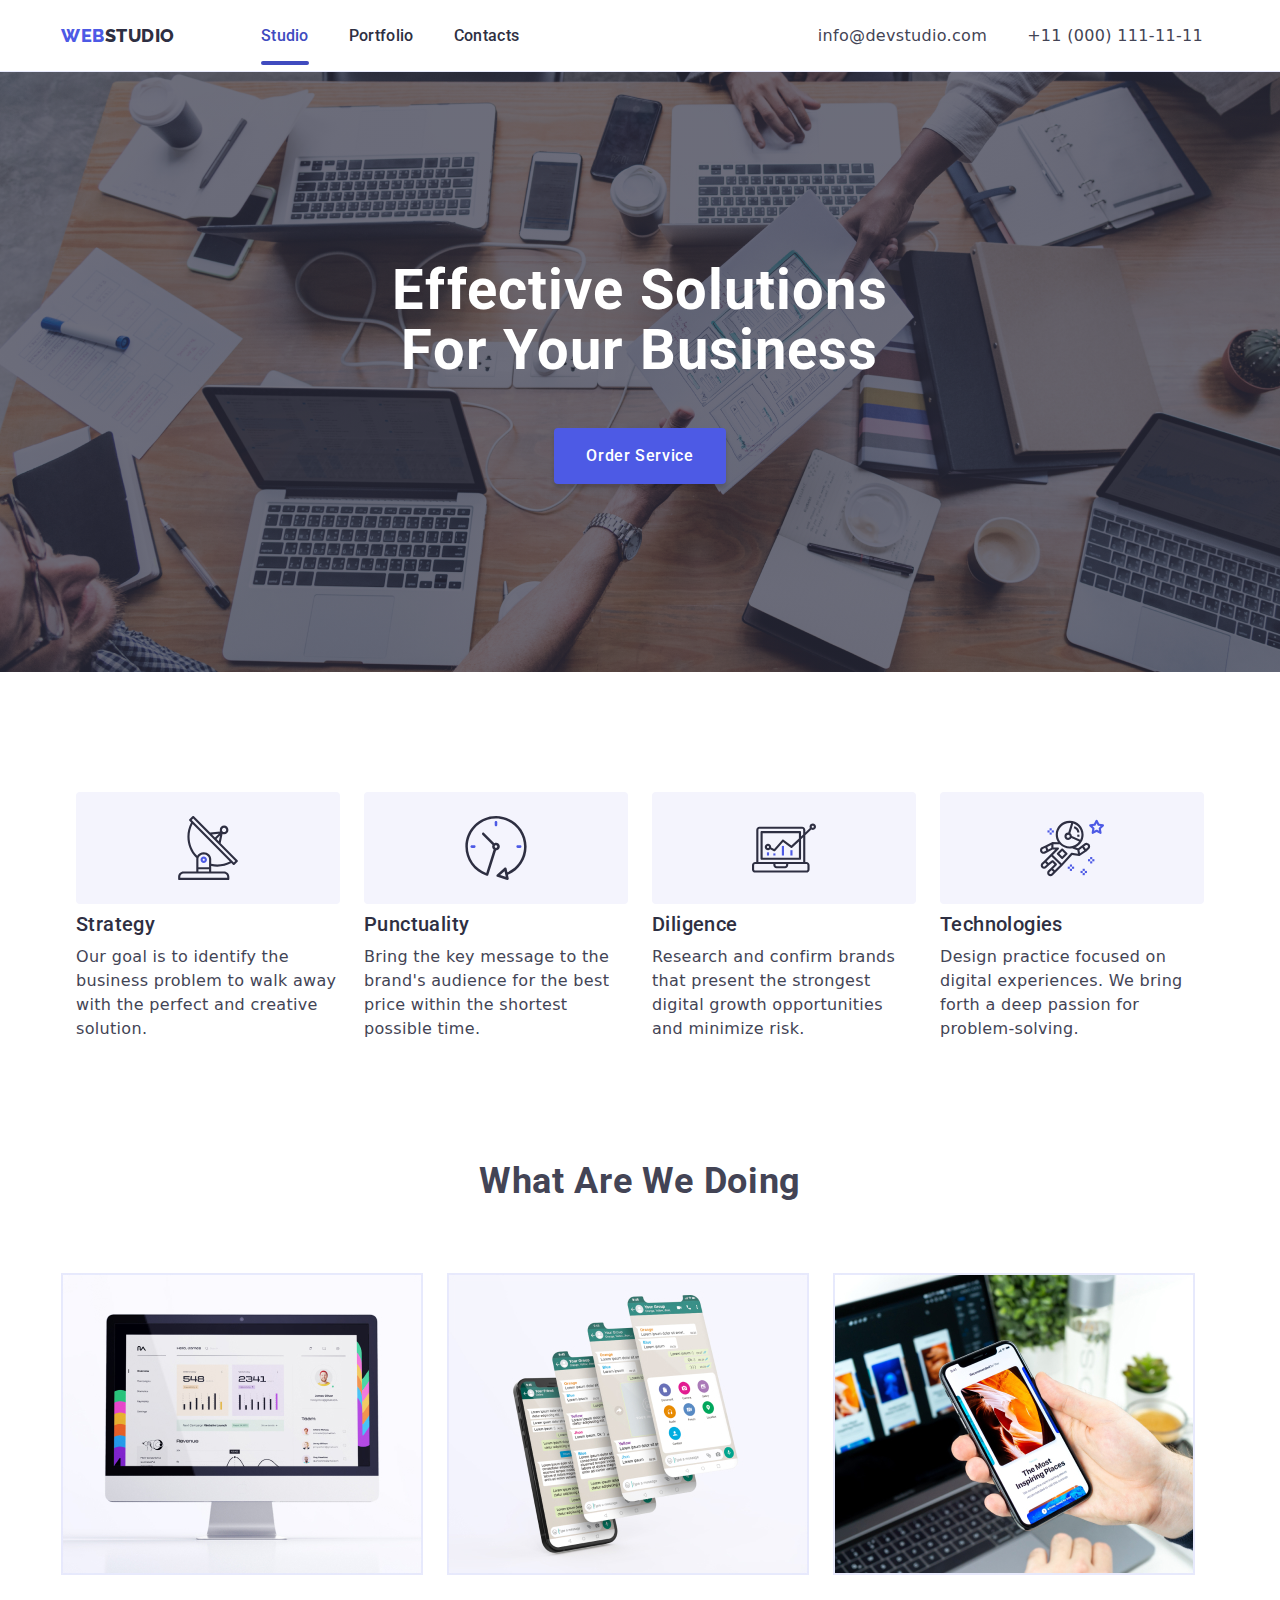
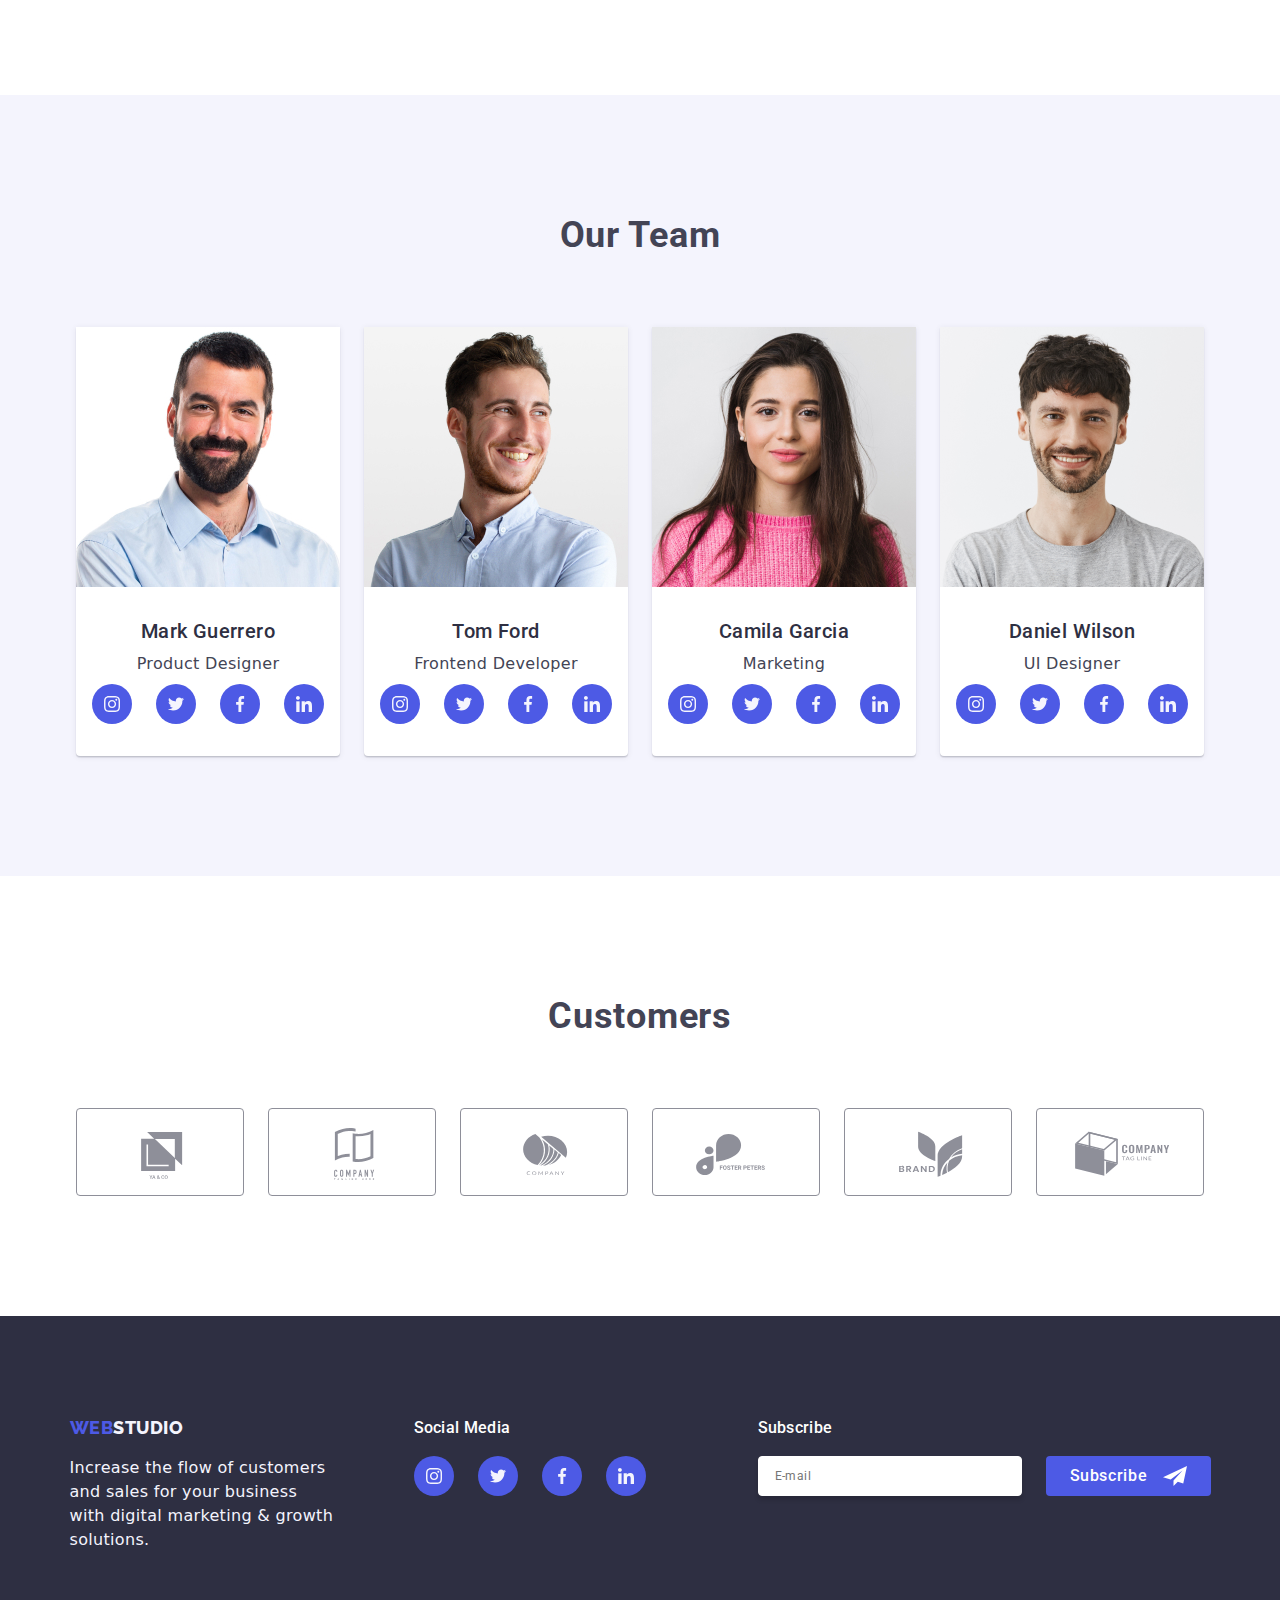
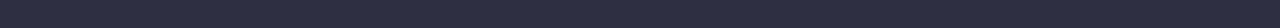
<file: index.html>
<!DOCTYPE html>
<html lang="en">
  <head>
    <meta charset="UTF-8" />
    <meta name="viewport" content="width=device-width, initial-scale=1.0" />
    <title>Document</title>
    <link rel="stylesheet" href="./css/retina.css" />
    <link rel="stylesheet" href="./css/mobile.css" />
    <link rel="stylesheet" href="./css/tablet.css" />
    <link rel="stylesheet" href="./css/desktop.css" />
    <link
      rel="stylesheet"
      href="https://cdnjs.cloudflare.com/ajax/libs/modern-normalize/2.0.0/modern-normalize.min.css"
    />
  </head>
  <body>
    <!-- HEADER -->
    <header class="header">
      <div class="header-container container">
        <nav class="navigation">
          <a href="index.html" class="logo-header logo no-decoration"
            ><span class="web-text">WEB</span
            ><span class="studio-text">STUDIO</span></a
          >
          <ul class="nav-list list">
            <li class="nav-list-item">
              <a
                href="index.html"
                class="nav-link no-decoration medium-text current-page blue-text"
                >Studio</a
              >
            </li>
            <li class="nav-list-item">
              <a
                href="portfolio.html"
                class="nav-link no-decoration medium-text"
                >Portfolio</a
              >
            </li>
            <li class="nav-list-item">
              <a href="#" class="nav-link no-decoration medium-text"
                >Contacts</a
              >
            </li>
          </ul>
        </nav>
        <address class="contact-info">
          <ul class="contact-info list">
            <li class="contact-details">
              <a
                href="mailto:info@devstudio.com"
                class="contact-link no-decoration"
                >info@devstudio.com</a
              >
            </li>
            <li class="contact-details">
              <a href="tel:110001111111" class="contact-link no-decoration"
                >+11 (000) 111-11-11</a
              >
            </li>
          </ul>
        </address>
        <button class="mobile-nav-button js-open-menu">
          <svg class="mobile-nav-button-svg">
            <use href="./image/sprite.svg#icon-menu-hamburger"></use>
          </svg>
        </button>
        <nav class="mobile-nav js-menu-container">
          <ul class="mobile-nav-menu list">
            <li class="mobile-nav-menu-item">
              <a href="index.html">Studio</a>
            </li>
            <li class="mobile-nav-menu-item">
              <a href="portfolio.html">Portfolio</a>
            </li>
            <li class="mobile-nav-menu-item">
              <a href="#">Contact</a>
            </li>
          </ul>

          <ul class="mobile-nav-info list">
            <li class="mobile-nav-info-item">
              <a class="mobile-nav-tel" href="tel:110001111111"
                >+11 (000) 111-11-11</a
              >
            </li>
            <li class="mobile-nav-info-item">
              <a class="mobile-nav-mail" href="mailto:info@devstudio.com"
                >info@devstudio.com</a
              >
            </li>
          </ul>

          <ul class="mobile-nav-logo list">
            <li class="social-logo-item">
              <a class="link-svg" href="#">
                <svg class="social-logo-circle">
                  <use href="./image/sprite.svg#icon-instagram"></use>
                </svg>
              </a>
            </li>
            <li class="social-logo-item">
              <a class="link-svg" href="#">
                <svg class="social-logo-circle">
                  <use href="./image/sprite.svg#icon-twitter"></use>
                </svg>
              </a>
            </li>
            <li class="social-logo-item">
              <a class="link-svg" href="#">
                <svg class="social-logo-circle">
                  <use href="./image/sprite.svg#icon-facebook"></use>
                </svg>
              </a>
            </li>
            <li class="social-logo-item">
              <a class="link-svg" href="#">
                <svg class="social-logo-circle">
                  <use href="./image/sprite.svg#icon-linkedin"></use>
                </svg>
              </a>
            </li>
          </ul>

          <button class="mobile-nav-close js-close-menu">
            <svg class="icon-close">
              <use href="./image/sprite.svg#icon-close"></use>
            </svg>
          </button>
        </nav>
      </div>
    </header>
    <!-- HERO -->
    <section class="hero section">
      <h1 class="hero-text">Effective Solutions for Your Business</h1>
      <button type="button" class="hero-button button-text" data-modal-open>
        Order Service
      </button>
    </section>
    <!-- FEATURE -->
    <section class="feature section section-padding">
      <div class="feature-container container">
        <ul class="feature-list list">
          <li class="feature-item">
            <div class="feature-svg-container">
              <svg class="feature-svg">
                <use href="./image/sprite.svg#icon-antenna"></use>
              </svg>
            </div>
            <h3 class="feature-name">Strategy</h3>
            <p class="feature-description">
              Our goal is to identify the business problem to walk away with the
              perfect and creative solution.
            </p>
          </li>
          <li class="feature-item">
            <div class="feature-svg-container">
              <svg class="feature-svg">
                <use href="./image/sprite.svg#icon-clock"></use>
              </svg>
            </div>
            <h3 class="feature-name">Punctuality</h3>
            <p class="feature-description">
              Bring the key message to the brand's audience for the best price
              within the shortest possible time.
            </p>
          </li>
          <li class="feature-item">
            <div class="feature-svg-container">
              <svg class="feature-svg">
                <use href="./image/sprite.svg#icon-diagram"></use>
              </svg>
            </div>
            <h3 class="feature-name">Diligence</h3>
            <p class="feature-description">
              Research and confirm brands that present the strongest digital
              growth opportunities and minimize risk.
            </p>
          </li>
          <li class="feature-item">
            <div class="feature-svg-container">
              <svg class="feature-svg">
                <use href="./image/sprite.svg#icon-astronaut"></use>
              </svg>
            </div>
            <h3 class="feature-name">Technologies</h3>
            <p class="feature-description">
              Design practice focused on digital experiences. We bring forth a
              deep passion for problem-solving.
            </p>
          </li>
        </ul>
      </div>
    </section>
    <!-- SERVICE  -->
    <section class="service section no-padding-top">
      <div class="service-container container">
        <h2 class="section-header">What Are We Doing</h2>
        <ul class="service-list list">
          <li class="service-list-item">
            <img src="image/index/img1.jpg" alt="image1" />
          </li>
          <li class="service-list-item">
            <img src="image/index/img2.jpg" alt="image2" />
          </li>
          <li class="service-list-item">
            <img src="image/index/img3.jpg" alt="image3" />
          </li>
        </ul>
      </div>
    </section>
    <!-- TEAM -->
    <section class="team section section-padding">
      <div class="team-container container">
        <h2 class="section-header">Our Team</h2>
        <ul class="team-list list">
          <li class="team-list-item">
            <img src="image/index/teamcard1.jpg" alt="picture1" />
            <div class="team-card">
              <h3 class="team-name">Mark Guerrero</h3>
              <p class="team-position">Product Designer</p>
              <ul class="social-logo-bg list">
                <li class="social-logo-item">
                  <a class="link-svg" href="#">
                    <svg class="social-logo-circle">
                      <use href="./image/sprite.svg#icon-instagram"></use>
                    </svg>
                  </a>
                </li>
                <li class="social-logo-item">
                  <a class="link-svg" href="#">
                    <svg class="social-logo-circle">
                      <use href="./image/sprite.svg#icon-twitter"></use>
                    </svg>
                  </a>
                </li>
                <li class="social-logo-item">
                  <a class="link-svg" href="#">
                    <svg class="social-logo-circle">
                      <use href="./image/sprite.svg#icon-facebook"></use>
                    </svg>
                  </a>
                </li>
                <li class="social-logo-item">
                  <a class="link-svg" href="#">
                    <svg class="social-logo-circle">
                      <use href="./image/sprite.svg#icon-linkedin"></use>
                    </svg>
                  </a>
                </li>
              </ul>
            </div>
          </li>
          <li class="team-list-item">
            <img src="image/index/teamcard2.jpg" alt="picture2" />
            <div class="team-card">
              <h3 class="team-name">Tom Ford</h3>
              <p class="team-position">Frontend Developer</p>
              <ul class="social-logo-bg list">
                <li class="social-logo-item">
                  <a class="link-svg" href="#">
                    <svg class="social-logo-circle">
                      <use href="./image/sprite.svg#icon-instagram"></use>
                    </svg>
                  </a>
                </li>
                <li class="social-logo-item">
                  <a class="link-svg" href="#">
                    <svg class="social-logo-circle">
                      <use href="./image/sprite.svg#icon-twitter"></use>
                    </svg>
                  </a>
                </li>
                <li class="social-logo-item">
                  <a class="link-svg" href="#">
                    <svg class="social-logo-circle">
                      <use href="./image/sprite.svg#icon-facebook"></use>
                    </svg>
                  </a>
                </li>
                <li class="social-logo-item">
                  <a class="link-svg" href="#">
                    <svg class="social-logo-circle">
                      <use href="./image/sprite.svg#icon-linkedin"></use>
                    </svg>
                  </a>
                </li>
              </ul>
            </div>
          </li>
          <li class="team-list-item">
            <img src="image/index/teamcard3.jpg" alt="picture3" />
            <div class="team-card">
              <h3 class="team-name">Camila Garcia</h3>
              <p class="team-position">Marketing</p>
              <ul class="social-logo-bg list">
                <li class="social-logo-item">
                  <a class="link-svg" href="#">
                    <svg class="social-logo-circle">
                      <use href="./image/sprite.svg#icon-instagram"></use>
                    </svg>
                  </a>
                </li>
                <li class="social-logo-item">
                  <a class="link-svg" href="#">
                    <svg class="social-logo-circle">
                      <use href="./image/sprite.svg#icon-twitter"></use>
                    </svg>
                  </a>
                </li>
                <li class="social-logo-item">
                  <a class="link-svg" href="#">
                    <svg class="social-logo-circle">
                      <use href="./image/sprite.svg#icon-facebook"></use>
                    </svg>
                  </a>
                </li>
                <li class="social-logo-item">
                  <a class="link-svg" href="#">
                    <svg class="social-logo-circle">
                      <use href="./image/sprite.svg#icon-linkedin"></use>
                    </svg>
                  </a>
                </li>
              </ul>
            </div>
          </li>
          <li class="team-list-item">
            <img src="image/index/teamcard4.png" alt="picture4" />
            <div class="team-card">
              <h3 class="team-name">Daniel Wilson</h3>
              <p class="team-position">UI Designer</p>
              <ul class="social-logo-bg list">
                <li class="social-logo-item">
                  <a class="link-svg" href="#">
                    <svg class="social-logo-circle">
                      <use href="./image/sprite.svg#icon-instagram"></use>
                    </svg>
                  </a>
                </li>
                <li class="social-logo-item">
                  <a class="link-svg" href="#">
                    <svg class="social-logo-circle">
                      <use href="./image/sprite.svg#icon-twitter"></use>
                    </svg>
                  </a>
                </li>
                <li class="social-logo-item">
                  <a class="link-svg" href="#">
                    <svg class="social-logo-circle">
                      <use href="./image/sprite.svg#icon-facebook"></use>
                    </svg>
                  </a>
                </li>
                <li class="social-logo-item">
                  <a class="link-svg" href="#">
                    <svg class="social-logo-circle">
                      <use href="./image/sprite.svg#icon-linkedin"></use>
                    </svg>
                  </a>
                </li>
              </ul>
            </div>
          </li>
        </ul>
      </div>
    </section>
    <!-- CUSTOMER -->
    <section class="customer section section-padding">
      <div class="customer-container container">
        <h2 class="section-header">Customers</h2>
        <div class="customer-logo-container">
          <ul class="customer-logo-list list">
            <li class="customer-logo-item">
              <a href="#" class="link-svg-customer">
                <svg class="icon-client">
                  <use href="./image/sprite.svg#icon-client-1"></use>
                </svg>
              </a>
            </li>
            <li class="customer-logo-item">
              <a href="#" class="link-svg-customer">
                <svg class="icon-client">
                  <use href="./image/sprite.svg#icon-client-2"></use>
                </svg>
              </a>
            </li>
            <li class="customer-logo-item">
              <a href="#" class="link-svg-customer">
                <svg class="icon-client">
                  <use href="./image/sprite.svg#icon-client-3"></use>
                </svg>
              </a>
            </li>
            <li class="customer-logo-item">
              <a href="#" class="link-svg-customer">
                <svg class="icon-client">
                  <use href="./image/sprite.svg#icon-client-4"></use>
                </svg>
              </a>
            </li>
            <li class="customer-logo-item">
              <a href="#" class="link-svg-customer">
                <svg class="icon-client">
                  <use href="./image/sprite.svg#icon-client-5"></use>
                </svg>
              </a>
            </li>
            <li class="customer-logo-item">
              <a href="#" class="link-svg-customer">
                <svg class="icon-client">
                  <use href="./image/sprite.svg#icon-client-6"></use>
                </svg>
              </a>
            </li>
          </ul>
        </div>
      </div>
    </section>
    <!-- FOOTER -->
    <footer class="footer">
      <div class="footer-container container">
        <div class="footer-item1-container">
          <a href="index.html" class="logo-footer logo no-decoration"
            ><span class="web-text">WEB</span
            ><span class="studio-text">STUDIO</span></a
          >
          <p>
            Increase the flow of customers and sales for your business with
            digital marketing & growth solutions.
          </p>
        </div>
        <div class="footer-item2-container">
          <h3 class="footer-item2-header medium-text">Social Media</h3>
          <ul class="social-logo-bg list">
            <li class="social-logo-item">
              <a class="link-svg" href="#">
                <svg class="social-logo-circle">
                  <use href="./image/sprite.svg#icon-instagram"></use>
                </svg>
              </a>
            </li>
            <li class="social-logo-item">
              <a class="link-svg" href="#">
                <svg class="social-logo-circle">
                  <use href="./image/sprite.svg#icon-twitter"></use>
                </svg>
              </a>
            </li>
            <li class="social-logo-item">
              <a class="link-svg" href="#">
                <svg class="social-logo-circle">
                  <use href="./image/sprite.svg#icon-facebook"></use>
                </svg>
              </a>
            </li>
            <li class="social-logo-item">
              <a class="link-svg" href="#">
                <svg class="social-logo-circle">
                  <use href="./image/sprite.svg#icon-linkedin"></use>
                </svg>
              </a>
            </li>
          </ul>
        </div>
        <div class="footer-item3-container">
          <h3 class="footer-item3-header medium-text">Subscribe</h3>
          <ul class="subscribe-item-list list">
            <li class="subscribe-item">
              <input
                class="footer-item3-email"
                type="email"
                name="email"
                placeholder="E-mail"
              />
            </li>
            <li class="subscribe-item">
              <button type="submit" class="footer-item3-button button-text">
                Subscribe
                <svg class="subscribe-icon">
                  <use href="./image/sprite.svg#icon-subscribe"></use>
                </svg>
              </button>
            </li>
          </ul>
        </div>
      </div>
    </footer>

    <div class="modal is-hidden" data-modal>
      <div class="modal-content">
        <h3 class="user-contact-heading medium-text">
          Leave your contacts and we will call you back
        </h3>
        <form class="user-contact">
          <label class="user-contact-field" for="fullname">
            <span class="user-contact-label small-text">Name</span>
            <input
              class="user-contact-input"
              type="text"
              name="fullName"
              id="fullname"
              required
              maxlength="30"
            />
            <svg class="user-contact-field-icon">
              <use href="./image/sprite.svg#icon-user"></use>
            </svg>
          </label>

          <label class="user-contact-field" for="telnumber"
            ><span class="user-contact-label small-text">Phone</span>
            <input
              class="user-contact-input"
              type="tel"
              name="phone"
              id="telnumber"
              required
              maxlength="30"
            />
            <svg class="user-contact-field-icon">
              <use href="./image/sprite.svg#icon-phone"></use>
            </svg>
          </label>

          <label class="user-contact-field" for="email"
            ><span class="user-contact-label small-text">Email</span>
            <input
              class="user-contact-input"
              type="email"
              name="email"
              id="email"
              required
              maxlength="30"
            />
            <svg class="user-contact-field-icon">
              <use href="./image/sprite.svg#icon-email"></use>
            </svg>
          </label>

          <label class="user-contact-field user-contact-comment" for="comment">
            <span class="user-contact-label small-text">Comment</span>
            <textarea
              class="user-contact-textarea"
              placeholder="Text input"
              name="comment"
              id="comment"
              rows="5"
            ></textarea>
          </label>

          <label
            class="user-contact-field user-contact-checkbox small-text"
            for=""
          >
            <input class="user-contact-input" type="checkbox" id="terms" />
            I accept the terms and conditions of the
            <a href=""> <span class="link-text">Privacy Policy</span></a>
          </label>
          <div class="user-contact-footer">
            <button class="user-contact-button button-text" type="submit">
              Send
            </button>
          </div>
        </form>

        <button class="modal-close" data-modal-close>
          <svg class="icon-close">
            <use href="./image/sprite.svg#icon-close"></use>
          </svg>
        </button>
      </div>
    </div>

    <script src="./js/modal.js"></script>
    <script src="./js/mobile-menu.js"></script>
  </body>
</html>
</file>
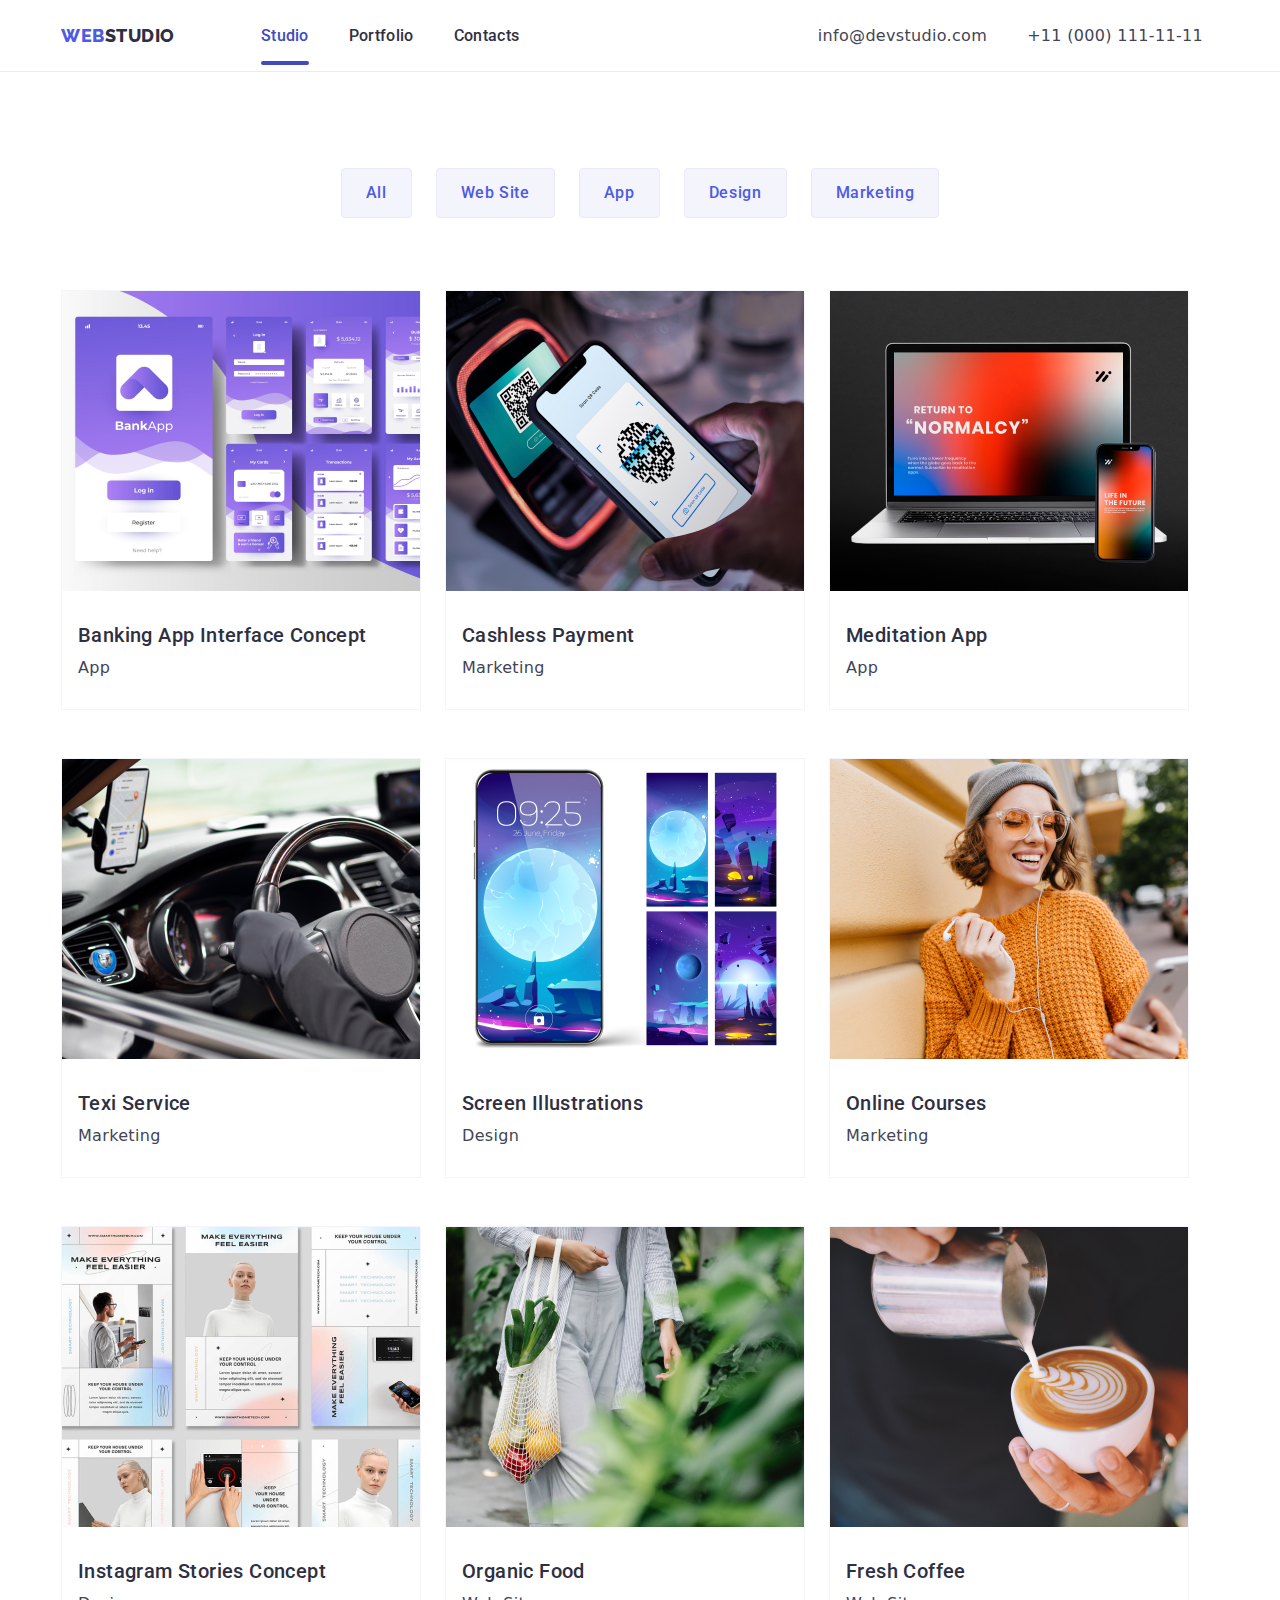
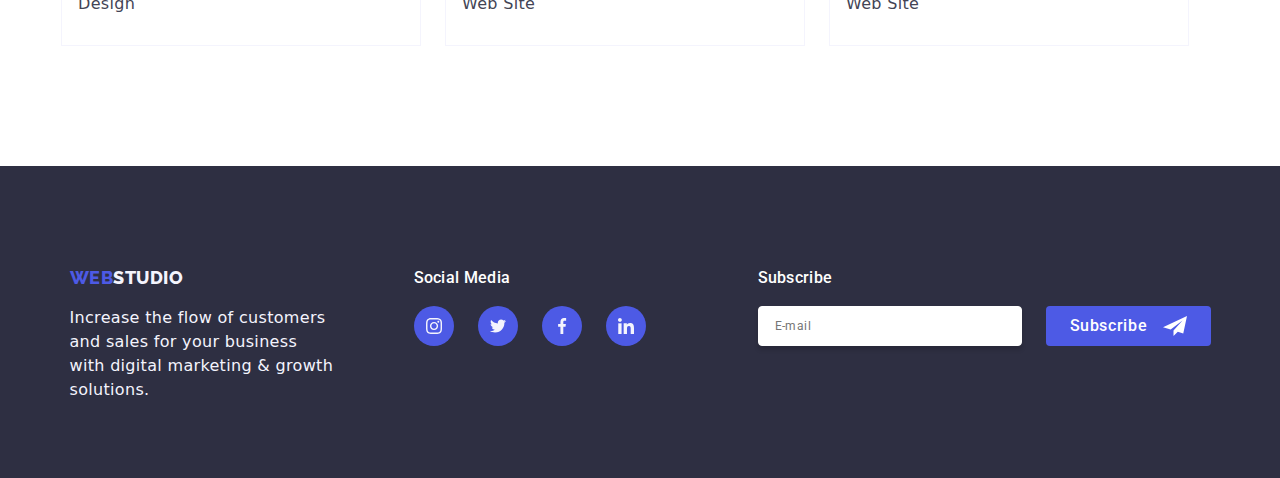
<file: portfolio.html>
<!DOCTYPE html>
<html lang="en">
  <head>
    <meta charset="UTF-8" />
    <meta name="viewport" content="width=device-width, initial-scale=1.0" />
    <title>Document</title>
    <link rel="stylesheet" href="./css/retina.css" />
    <link rel="stylesheet" href="./css/mobile.css" />
    <link rel="stylesheet" href="./css/tablet.css" />
    <link rel="stylesheet" href="./css/desktop.css" />
    <link
      rel="stylesheet"
      href="https://cdnjs.cloudflare.com/ajax/libs/modern-normalize/2.0.0/modern-normalize.min.css"
    />
  </head>
  <body>
    <!-- HEADER -->
    <header class="header">
      <div class="header-container container">
        <nav class="navigation">
          <a href="index.html" class="logo-header logo no-decoration"
            ><span class="web-text">WEB</span
            ><span class="studio-text">STUDIO</span></a
          >
          <ul class="nav-list list">
            <li class="nav-list-item">
              <a
                href="index.html"
                class="nav-link no-decoration medium-text current-page blue-text"
                >Studio</a
              >
            </li>
            <li class="nav-list-item">
              <a
                href="portfolio.html"
                class="nav-link no-decoration medium-text"
                >Portfolio</a
              >
            </li>
            <li class="nav-list-item">
              <a href="#" class="nav-link no-decoration medium-text"
                >Contacts</a
              >
            </li>
          </ul>
        </nav>
        <address class="contact-info">
          <ul class="contact-info list">
            <li class="contact-details">
              <a
                href="mailto:info@devstudio.com"
                class="contact-link no-decoration"
                >info@devstudio.com</a
              >
            </li>
            <li class="contact-details">
              <a href="tel:110001111111" class="contact-link no-decoration"
                >+11 (000) 111-11-11</a
              >
            </li>
          </ul>
        </address>
        <button class="mobile-nav-button js-open-menu">
          <svg class="mobile-nav-button-svg">
            <use href="./image/sprite.svg#icon-menu-hamburger"></use>
          </svg>
        </button>
        <nav class="mobile-nav js-menu-container">
          <ul class="mobile-nav-menu list">
            <li class="mobile-nav-menu-item">
              <a href="/">Studio</a>
            </li>
            <li class="mobile-nav-menu-item">
              <a href="/portfolio.html">Portfolio</a>
            </li>
            <li class="mobile-nav-menu-item">
              <a href="#">Contact</a>
            </li>
          </ul>

          <ul class="mobile-nav-info list">
            <li class="mobile-nav-info-item">
              <a class="mobile-nav-tel" href="tel:110001111111"
                >+11 (000) 111-11-11</a
              >
            </li>
            <li class="mobile-nav-info-item">
              <a class="mobile-nav-mail" href="mailto:info@devstudio.com"
                >info@devstudio.com</a
              >
            </li>
          </ul>

          <ul class="mobile-nav-logo list">
            <li class="social-logo-item">
              <a class="link-svg" href="#">
                <svg class="social-logo-circle">
                  <use href="./image/sprite.svg#icon-instagram"></use>
                </svg>
              </a>
            </li>
            <li class="social-logo-item">
              <a class="link-svg" href="#">
                <svg class="social-logo-circle">
                  <use href="./image/sprite.svg#icon-twitter"></use>
                </svg>
              </a>
            </li>
            <li class="social-logo-item">
              <a class="link-svg" href="#">
                <svg class="social-logo-circle">
                  <use href="./image/sprite.svg#icon-facebook"></use>
                </svg>
              </a>
            </li>
            <li class="social-logo-item">
              <a class="link-svg" href="#">
                <svg class="social-logo-circle">
                  <use href="./image/sprite.svg#icon-linkedin"></use>
                </svg>
              </a>
            </li>
          </ul>

          <button class="mobile-nav-close js-close-menu">
            <svg class="icon-close">
              <use href="./image/sprite.svg#icon-close"></use>
            </svg>
          </button>
        </nav>
      </div>
    </header>

    <section class="portfolio no-padding-top">
      <div class="portfolio-container container">
        <div class="button-container">
          <button type="button" class="filter-button button-text">All</button>
          <button type="button" class="filter-button button-text">
            Web Site
          </button>
          <button type="button" class="filter-button button-text">App</button>
          <button type="button" class="filter-button button-text">
            Design
          </button>
          <button type="button" class="filter-button button-text">
            Marketing
          </button>
        </div>

        <ul class="project-card-list list">
          <li class="project-card-item">
            <figure class="project-card-figure">
              <img src="image/portfolio/img1.jpg" alt="image1" />
              <figcaption>
                Lorem ipsum dolor sit amet, consectetur adipiscing elit, sed do
                eiusmod tempor incididunt ut labore et dolore magna aliqua.
              </figcaption>
            </figure>
            <div class="project-card-content">
              <h3>Banking App Interface Concept</h3>
              <p>App</p>
            </div>
          </li>
          <li class="project-card-item">
            <figure class="project-card-figure">
              <img src="image/portfolio/img2.jpg" alt="image1" />
              <figcaption>
                Lorem ipsum dolor sit amet, consectetur adipiscing elit, sed do
                eiusmod tempor incididunt ut labore et dolore magna aliqua.
              </figcaption>
            </figure>
            <div class="project-card-content">
              <h3>Cashless Payment</h3>
              <p>Marketing</p>
            </div>
          </li>
          <li class="project-card-item">
            <figure class="project-card-figure">
              <img src="image/portfolio/img3.jpg" alt="image1" />
              <figcaption>
                Lorem ipsum dolor sit amet, consectetur adipiscing elit, sed do
                eiusmod tempor incididunt ut labore et dolore magna aliqua.
              </figcaption>
            </figure>
            <div class="project-card-content">
              <h3>Meditation App</h3>
              <p>App</p>
            </div>
          </li>
          <li class="project-card-item">
            <figure class="project-card-figure">
              <img src="image/portfolio/img4.jpg" alt="image1" />
              <figcaption>
                Lorem ipsum dolor sit amet, consectetur adipiscing elit, sed do
                eiusmod tempor incididunt ut labore et dolore magna aliqua.
              </figcaption>
            </figure>
            <div class="project-card-content">
              <h3>Texi Service</h3>
              <p>Marketing</p>
            </div>
          </li>
          <li class="project-card-item">
            <figure class="project-card-figure">
              <img src="image/portfolio/img5.jpg" alt="image1" />
              <figcaption>
                Lorem ipsum dolor sit amet, consectetur adipiscing elit, sed do
                eiusmod tempor incididunt ut labore et dolore magna aliqua.
              </figcaption>
            </figure>
            <div class="project-card-content">
              <h3>Screen Illustrations</h3>
              <p>Design</p>
            </div>
          </li>
          <li class="project-card-item">
            <figure class="project-card-figure">
              <img src="image/portfolio/img6.jpg" alt="image1" />
              <figcaption>
                Lorem ipsum dolor sit amet, consectetur adipiscing elit, sed do
                eiusmod tempor incididunt ut labore et dolore magna aliqua.
              </figcaption>
            </figure>
            <div class="project-card-content">
              <h3>Online Courses</h3>
              <p>Marketing</p>
            </div>
          </li>
          <li class="project-card-item">
            <figure class="project-card-figure">
              <img src="image/portfolio/img7.jpg" alt="image1" />
              <figcaption>
                Lorem ipsum dolor sit amet, consectetur adipiscing elit, sed do
                eiusmod tempor incididunt ut labore et dolore magna aliqua.
              </figcaption>
            </figure>
            <div class="project-card-content">
              <h3>Instagram Stories Concept</h3>
              <p>Design</p>
            </div>
          </li>
          <li class="project-card-item">
            <figure class="project-card-figure">
              <img src="image/portfolio/img8.jpg" alt="image1" />
              <figcaption>
                Lorem ipsum dolor sit amet, consectetur adipiscing elit, sed do
                eiusmod tempor incididunt ut labore et dolore magna aliqua.
              </figcaption>
            </figure>
            <div class="project-card-content">
              <h3>Organic Food</h3>
              <p>Web Site</p>
            </div>
          </li>
          <li class="project-card-item">
            <figure class="project-card-figure">
              <img src="image/portfolio/img9.jpg" alt="image1" />
              <figcaption>
                Lorem ipsum dolor sit amet, consectetur adipiscing elit, sed do
                eiusmod tempor incididunt ut labore et dolore magna aliqua.
              </figcaption>
            </figure>
            <div class="project-card-content">
              <h3>Fresh Coffee</h3>
              <p>Web Site</p>
            </div>
          </li>
        </ul>
      </div>
    </section>

    <!-- FOOTER -->
    <footer class="footer">
      <div class="footer-container container">
        <div class="footer-item1-container">
          <a href="index.html" class="logo-footer logo no-decoration"
            ><span class="web-text">WEB</span
            ><span class="studio-text">STUDIO</span></a
          >
          <p>
            Increase the flow of customers and sales for your business with
            digital marketing & growth solutions.
          </p>
        </div>

        <div class="footer-item2-container">
          <h3 class="footer-item2-header medium-text">Social Media</h3>
          <ul class="social-logo-bg list">
            <li class="social-logo-item">
              <a class="link-svg" href="#">
                <svg class="social-logo-circle">
                  <use href="./image/sprite.svg#icon-instagram"></use>
                </svg>
              </a>
            </li>
            <li class="social-logo-item">
              <a class="link-svg" href="#">
                <svg class="social-logo-circle">
                  <use href="./image/sprite.svg#icon-twitter"></use>
                </svg>
              </a>
            </li>
            <li class="social-logo-item">
              <a class="link-svg" href="#">
                <svg class="social-logo-circle">
                  <use href="./image/sprite.svg#icon-facebook"></use>
                </svg>
              </a>
            </li>
            <li class="social-logo-item">
              <a class="link-svg" href="#">
                <svg class="social-logo-circle">
                  <use href="./image/sprite.svg#icon-linkedin"></use>
                </svg>
              </a>
            </li>
          </ul>
        </div>
        <div class="footer-item3-container">
          <h3 class="footer-item3-header medium-text">Subscribe</h3>
          <ul class="subscribe-item-list list">
            <li class="subscribe-item">
              <input
                class="footer-item3-email"
                type="email"
                name="email"
                placeholder="E-mail"
              />
            </li>
            <li class="subscribe-item">
              <button type="submit" class="footer-item3-button button-text">
                Subscribe
                <svg class="subscribe-icon">
                  <use href="./image/sprite.svg#icon-subscribe"></use>
                </svg>
              </button>
            </li>
          </ul>
        </div>
      </div>
    </footer>
    <script src="./js/modal.js"></script>
    <script src="./js/mobile-menu.js"></script>
  </body>
</html>
</file>
<file: css/retina.css>
@media (min-device-pixel-ratio: 2),
(-webkit-min-device-pixel-ratio: 2),
(min-resolution: 192dpi),
(min-resolution: 2dppx) {
    .hero {
        background-image: linear-gradient(rgba(46, 47, 66, 0.70),
                rgba(46, 47, 66, 0.70)),
            url(../image/hero/hero-bg-mobile@2x.jpg);
    }
}

@media ((min-device-pixel-ratio: 2), (-webkit-min-device-pixel-ratio: 2), (min-resolution: 192dpi), (min-resolution: 2dppx)) and (min-width: 768px) {
    .hero {
        background-image: linear-gradient(rgba(46, 47, 66, 0.70),
                rgba(46, 47, 66, 0.70)),
            url(../image/hero/hero-bg-tablet@2x.jpg);
    }
}

@media ((min-device-pixel-ratio: 2), (-webkit-min-device-pixel-ratio: 2), (min-resolution: 192dpi), (min-resolution: 2dppx)) and (min-width: 1158px) {
    .hero {
        background-image: linear-gradient(rgba(46, 47, 66, 0.70),
                rgba(46, 47, 66, 0.70)),
            url(../image/hero/hero-bg-desktop@2x.jpg);
    }
}
</file>
<file: css/mobile.css>
@import url('https://fonts.googleapis.com/css2?family=Raleway:wght@800&family=Roboto:wght@400;500;700;800;900&display=swap');

*,*::before,*::after {
    box-sizing: border-box;
}

:root {
    --iris: #4D5AE5;
    --ocean: #404BBF;
    --navy-blue: #2E2F42;
    --green: #31D0AA;
    --slate: #434455;
    --light-slate: #8E8F99;
    --cornflower: #E7E9FC;
    --cloud: #F4F4FD;
    --navy-blue-mpdal: #2E2F42;
    --grey: #2E2F42;
    --white: #FFFFFF;
    --dairy: #FCFCFC;
}

body {
    font-family: Roboto;
    font-weight: 400;
    font-size: 16px;
    line-height: 1.5rem;
    letter-spacing: 0.32px;
    font-style: normal;
    color: var(--slate);
    margin: 0;
}

img {
    display: block;
    max-width: 100%;
    height: auto;
}

h1,h3,h4,h2,h5,h6,p,ul {
    margin: 0;
    padding: 0;
}

.container {
    width: 428px;
    margin: 0 auto;
    /* padding: 0 15px; */
}

h1 {
    font-family: Roboto;
    font-size: 56px;
    font-style: normal;
    font-weight: 700;
    line-height: 3.75rem;
    letter-spacing: 1.12px;
    color: var(--white, #FFF);
}

.medium-text {
    font-family: Roboto;
    font-size: 16px;
    font-style: normal;
    font-weight: 500;
    line-height: 1.5rem;
    letter-spacing: 0.32px;
    text-decoration: none;
    color: var(--navy-blue);
}

.small-text {
    font-family: Roboto;
    font-size: 12px;
    font-style: normal;
    font-weight: 400;
    line-height: .75rem;
    letter-spacing: 0.48px;
    text-decoration: none;
    color: var(--light-slate)
}

.link-text {
    font-family: Roboto;
    font-size: 12px;
    font-style: normal;
    font-weight: 400;
    line-height: 16px;
    letter-spacing: 0.48px;
    text-decoration-line: underline;
    color: var(--iris);
}

h2 {
    font-family: Roboto;
    font-size: 36px;
    font-style: normal;
    font-weight: 700;
    line-height: 2.5rem;
    letter-spacing: 0.72px;
    text-align: center;
    margin-bottom: 72px;
    padding: 0;
}

h3 {
    font-family: Roboto;
    font-size: 20px;
    font-style: normal;
    font-weight: 500;
    line-height: 1.25em;
    letter-spacing: 0.4px;
    color: var(--navy-blue);
}

.button-text {
    font-family: Roboto;
    font-size: 16px;
    font-style: normal;
    font-weight: 500;
    line-height: 1.5rem;
    letter-spacing: 0.64px;
    cursor: pointer;
}

.logo {
    text-decoration: none;
    margin-right: 10px;
    color: var(--navy-blue);
    font-family: Raleway;
    font-size: 18px;
    font-style: normal;
    font-weight: 800;
    line-height: 1.3125em;
    letter-spacing: 0.54px;
}
.web-text {
    color: var(--iris);
}

.list {
    list-style: none;
}

.no-decoration {
    text-decoration: none;
    font-style: normal;
}

.section-padding {
    padding-top: 120px;
    padding-bottom: 120px;
}

.no-padding-top {
    padding-bottom: 120px;
}

/* header */
.header-container {
    display: flex; 
   
   margin-left: 16px;
   padding-right: 16px;
    /* justify-content: space-between; */
    justify-content: space-between;
    width: 100%;

}
.nav-list,
.contact-info {
    display: none;
}

.navigation,
.header {
    display: flex;
}


.header {
    height: 72px;
    align-items: center;
    border-bottom: 1px solid var(--cornflower);
}

.nav-list {
    gap: 40px;
}

.navigation {
    gap: 76px;
    margin: auto 0;
}

.contact-info {
    flex-wrap: wrap;
    margin-left: 40px;
    column-gap: 40px;
    justify-content: end;
}
.contact-info a {
    color: var(--slate);
}

.nav-link,
.contact-link {
    position: relative;
    transition: color 250ms cubic-bezier(0.4, 0, 0.2, 1);
}

.nav-link:hover,
.contact-link:hover  {
    color: var(--ocean, #404BBF);
}


.nav-link:hover::after, 
.contact-link:hover::after {
    content: '';
    position: absolute;
    left: 0px;
    top: 35px;
    width: 100%;
    height: 4px;
    border-radius: 2px;
    background-color: var(--ocean, #404BBF);
}

.current-page:before {
    content: '';
    position: absolute;
    left: 0px;
    top: 35px;
    width: 100%;
    height: 4px;
    border-radius: 2px;
    background-color: var(--ocean, #404BBF);
}

.blue-text {
    color: var(--ocean, #404BBF);
}
.mobile-nav-button {
    display: flex;
    align-items: center;
    justify-content: center;
    width: 32px;
    height: 32px;
    cursor: pointer;
    border: 0;
    background: transparent;
    padding: 0;
}
.mobile-nav-button:hover svg {
    fill: var(--ocean);
}
.mobile-nav-button svg {
    fill: var(--navy-blue);
    width: 32px;
        height: 32px;
}
.mobile-nav {
    display: flex;
    flex-direction: column;
    position: fixed;
    top: 0;
    left: 0;
    right: 0;
    bottom: 0;
    background-color: var(--white);
    z-index: 1;
}
.mobile-nav-close {
    position: absolute;
    top: 24px;
    right: 24px;
    display: flex;
    align-items: center;
    justify-content: center;
    background-color: var(--cornflower);
    border-radius: 50%;
    border: 1px solid rgba(0, 0, 0, 0.10);
    cursor: pointer;
    width: 24px;
    height: 24px;
}

.mobile-nav {
    padding-top: 80px;
    padding-left: 40px;
    padding-bottom: 40px;
    visibility: hidden;
    opacity: 0;
    pointer-events: none;
    
}

.mobile-nav.is-open {
    visibility: visible;
    opacity: 1;
    pointer-events: auto;
    
}
.mobile-nav-menu-item {
    font-family: Roboto;
    font-size: 36px;
    font-style: normal;
    font-weight: 700;
    line-height: 40px;
    letter-spacing: 0.72px;
    text-transform: capitalize;
    margin-bottom: 40px;
    
    text-decoration: none;
}
.mobile-nav-menu-item > a {
    text-decoration: none;
    color: var(--navy-blue);
}

.mobile-nav-menu-item:hover a {
    color: var(--ocean);
}

.mobile-nav-info {
    margin-top: 244px;
    display: flex;
    flex-direction: column;
    gap: 40px;
}
.mobile-nav-tel {
    font-family: Roboto;
    font-size: 36px;
    font-style: normal;
    font-weight: 700;
    line-height: 40px;
    letter-spacing: 0.72px;
    text-transform: capitalize;
    color: var(--iris);
    text-decoration: none;
}
.mobile-nav-mail {
    font-family: Roboto;
    font-size: 20px;
    font-style: normal;
    font-weight: 500;
    line-height: 24px;
    letter-spacing: 0.4px;
    color: var(--slate);
    text-decoration: none;
     
}


.mobile-nav-logo {
    display: flex;
    flex-direction: row;
    gap: 56px;
    margin-top: 56px;
}

/* hero */
.hero {
    height: 600px;
    background:var(--navy-blue);
    display: flex;
    flex-direction: column;
    justify-content: center;
    align-items: center;
    gap: 48px;
    background-image: linear-gradient(rgba(46, 47, 66, 0.70),
    rgba(46, 47, 66, 0.70)),
    url(../image/hero/hero-bg-mobile.jpg);
    background-size: cover;
}

.hero-text {
    width: 320px;
    text-align: center;
    font-family: Roboto;
    font-size: 36px;
    font-style: normal;
    font-weight: 700;
    line-height: 40px;
    letter-spacing: 0.72px;
    text-transform: capitalize;
}

.hero-button {
    padding: 16px 32px;
    border-radius: 4px;
    background: var(--iris);
    box-shadow: 0px 4px 4px 0px rgba(0, 0, 0, 0.15);
    color: var(--white);
    transition: background 250ms cubic-bezier(0.4, 0, 0.2, 1);
    border: none;
}

.hero-button:hover {
    background: var(--ocean);
}

.hero-button:active {
    background: var(--iris);
}

/* feature */


.feature-svg-container {
    width: 264px;
    height: 112px;
    display: none;
    justify-content: center;
    align-items: center;
    border-radius: 4px;
    background: var(--cloud);
    
}

.feature-svg {
    width: 64px;
    height: 64px;
}

.feature-item {
    display: flex;
    justify-content: center;
    flex-direction: column;
    width: 396px;
    gap: 8px;
    padding-bottom: 72px;
}

.feature-list {
    display: flex;
    gap: 24px;
    flex-wrap: wrap;
    justify-content: center;
}

.feature-name {
    font-size: 36px;
    font-weight: 700;
    text-align: center;
}
.feature-description {
    font-weight: 500;
}


/* service */
.service .section-header {
    margin-bottom: 72px;
}

.service-list-item {
    display: flex;
    flex-direction: column;
    border: 1px solid var(--cornflower, #E7E9FC);
    
}

.service-list {
    display: flex;
    gap: 24px;
}

.service-container {
    text-align: center;
}
.service {
    display: none;
}

/* team */
.team .section-header {
    margin-bottom: 72px;
}

.team {
    background: var(--cloud, #F4F4FD);
}

.team-list {
    display: flex;
    row-gap: 64px;
    
    flex-wrap: wrap;
    justify-content: center;
}

.team-list-item {
    display: flex;
    flex-direction: column;
    gap: 32px;
    padding-bottom: 32px;
    border-radius: 0px 0px 4px 4px;
    background: var(--white, #FFF);
    box-shadow: 0px 2px 1px 0px rgba(46, 47, 66, 0.08), 0px 1px 1px 0px rgba(46, 47, 66, 0.16), 0px 1px 6px 0px rgba(46, 47, 66, 0.08);
}

.team-card {
    display: flex;
    flex-direction: column;
    gap: 8px;
    align-items: center;
    
}

.team-container {
    text-align: center;
}

.social-logo-bg {
    display: flex;
    gap: 24px;
}

.social-logo-circle {
    width: 16px;
    height: 16px;
}

.link-svg {
    background: var(--iris);
    width: 40px;
    height: 40px;
    border-radius: 50%;
    display: flex;
    justify-content: center;
    align-items: center;
    transition: background 250ms cubic-bezier(0.4, 0, 0.2, 1);
}

.link-svg:hover,
.link-svg:focus {
    background: var(--green);}

/* CUSTOMER */
.customer .section-header {
    margin-bottom: 72px;
}

.customer-container {
    text-align: center;
}

.customer-logo-list {
    display: flex;
    column-gap: 16px;
    row-gap: 72px;
    flex-wrap: wrap;
    justify-content: center;
}

.customer-logo-item {
    width: 190px;
    height: 88px;
    border-radius: 4px;
    border: 1px solid var(--light-slate);
}

.icon-client {
    width: 190px;
    height: 88px;
    fill: var(--light-slate);
    
}
.icon-client use{
    transition: fill 250ms cubic-bezier(0.4, 0, 0.2, 1);
}
.customer-logo-item {
    transition: border-color 250ms cubic-bezier(0.4, 0, 0.2, 1);
}

.icon-client:hover use,
.icon-client:focus use {
    fill: var(--ocean);
}

.customer-logo-item:hover,
.customer-logo-item:focus {
    border-color: var(--ocean);
    
}

/* MODAL */
.modal {
    background: var(--NAVY-BLUE-modal, rgba(46, 47, 66, 0.40));
    position: fixed;
    display: flex;
    align-items: center;
    justify-content: center;
    width: 100%;
    height: 100%;
    top: 0px;
    left: 0px;
    opacity: 1;
    pointer-events: auto;
    transition-property: visibility, opacity;
    transition-duration: 250ms;
}

.modal.is-hidden {
    visibility: hidden;
    opacity: 0;
    pointer-events: none;
}

.modal-content {
    width: 408px;
    height: 584px;
    background-color: white;
    border-radius: 4px;
    background: var(--DAIRY, #FCFCFC);
    box-shadow: 0px 2px 1px 0px rgba(0, 0, 0, 0.20), 0px 1px 3px 0px rgba(0, 0, 0, 0.12), 0px 1px 1px 0px rgba(0, 0, 0, 0.14);
    position: relative;
    transform: none;
    transition: transform 250ms;
}
.modal.is-hidden .modal-content {
    transform: scale(.75);
}

.modal-close {
    display: flex;
    align-items: center;
    justify-content: center;
    background-color: var(--cornflower);
    border-radius: 50%;
    border: 1px solid rgba(0, 0, 0, 0.10);
    width: 24px;
    height: 24px;
    position: absolute;
    top: 32px;
    right: 32px;
    cursor: pointer;
}

.modal-close:hover svg {
    fill: var(--iris);
}
.icon-close {
    width: 8px;
    height: 8px;
}

.modal-content {
    padding: 72px 24px 24px 24px;
}

.user-contact-field {
    display: block;
    position: relative;
    margin-top: 26px;
}

.user-contact-label {
    position: absolute;
    bottom: calc(100% + 4px)
}

.user-contact-field:first-child {
    margin-top: 34px;
}

.user-contact-heading {
    color: var(--navy-blue);
    text-align: center;
}

.user-contact-input {
    display: block;
    width: 100%;
    height: 40px;
    position: relative;
    padding-left: 34px;
}

.user-contact-textarea {
    display: block;
    width: 360px;
    height: 120px;
    padding: 8px 16px;
    resize: none;
}

.user-contact-textarea::placeholder {
    font-family: Roboto;
    font-size: 12px;
    font-style: normal;
    font-weight: 400;
    line-height: 0.875rem;
    letter-spacing: 0.48px;
    text-decoration: none;
}

.user-contact-input,
.user-contact-textarea {
    border-radius: 4px;
    border: 1px solid rgba(46, 47, 66, 0.40);
}

.user-contact-input:focus,
.user-contact-textarea:focus {
    border: 1px solid var(--iris);
    outline: 0;
}

.user-contact-input:focus+svg {
    fill: var(--iris);
}

.user-contact-checkbox {
    display: flex;
    margin-top: 12px;
    align-items: center;
}

.user-contact-checkbox .user-contact-input {
    width: 16px;
    height: 16px;
    margin-right: 8px;
}

.user-contact-input+a {
    padding-left: 3px;
}

.user-contact-footer {
    padding-top: 24px;
    text-align: center;
}

.user-contact-button {
    border-radius: 4px;
    background: var(--iris);
    box-shadow: 0px 4px 4px 0px rgba(0, 0, 0, 0.15);
    color: var(--white);
    width: 169px;
    height: 56px;
    border: none;
    transition: background 250ms cubic-bezier(0.4, 0, 0.2, 1);
}
.user-contact-button:hover {
    background: var(--ocean);
    box-shadow: 0px 4px 4px 0px rgba(0, 0, 0, 0.15);
}

.user-contact-field-icon {
    width: 18px;
    height: 18px;
    position: absolute;
    left: 16px;
    top: 50%;
    transform: translateY(-50%);
}

/* FOOTER */
.footer-item1-container p, 
.footer-item1-container .studio-text {
    color: var(--cloud);
}
.footer-item2-header {
    color: var(--white);
}
.footer {
    height: 664px;
    background: var(--navy-blue);
    display: flex;
}

.footer-container {
    display: flex;
    flex-direction: column;
    align-items: center;
    gap: 72px;
    flex-wrap: wrap;
    justify-content: center;
}

.footer-item1-container {
    width: 264px;
    height: 112px;
    display: flex;
    flex-direction: column;
    gap: 16px;
}

.footer-item2-container {
    width: 264px;
    height: 112px;
    display: flex;
    flex-direction: column;
    gap: 16px;
}

.footer-item3-container {
    width: 264px;
    height: 112px;
    display: flex;
    flex-direction: column;
    gap: 16px;
    
}

.footer-item3-header {
    color: var(--white);
}

.footer-item3-email {
   
    width: 264px;
    height: 40px;
    border-radius: 4px;
    border: 1px solid var(--white);
    box-shadow: 0px 4px 4px 0px rgba(0, 0, 0, 0.15);
    padding: 8px 16px;
    font-family: Roboto;
    font-size: 12px;
    font-style: normal;
    font-weight: 400;
    line-height: 1.5rem;
    letter-spacing: 0.48px;
}


.footer-item3-button {
    border-radius: 4px;
    display: flex;
    padding: 8px 24px;
    justify-content: center;
    align-items: center;
    background: var(--iris);
    gap: 16px;
    color: var(--white);
    border: none;
    transition: background 250ms cubic-bezier(0.4, 0, 0.2, 1);
}
.footer-item3-button:hover {
    background: var(--ocean);
    box-shadow: 0px 4px 4px 0px rgba(0, 0, 0, 0.15);
}

.subscribe-item-list {
    display: flex;
    gap: 24px;
    text-align: center;
    flex-direction: column;
}

.footer-item3-button .subscribe-icon {
    width: 24px;
    height: 24px;
}

/* PORTFOLIO  */
.button-container {
    display: flex;
    justify-content: left;
    flex-wrap: wrap;
    gap: 24px;
    margin-top: 96px;
    margin-bottom: 72px;
}

.filter-button {
    padding: 12px 24px;
    justify-content: center;
    align-items: center;
    border-radius: 4px;
    border: 1px solid var(--cornflower);
    background: var(--cloud);
    color: var(--iris);
    transition: background 250ms cubic-bezier(0.4, 0, 0.2, 1), box-shadow 250ms cubic-bezier(0.4, 0, 0.2, 1), color 250ms cubic-bezier(0.4, 0, 0.2, 1);
 
}

.filter-button:hover {
    background: var(--ocean);
    box-shadow: 0px 2px 2px 0px rgba(0, 0, 0, 0.12), 0px 2px 1px 0px rgba(0, 0, 0, 0.08), 0px 3px 1px 0px rgba(0, 0, 0, 0.10);
    color: var(--white);
}

.portfolio-container {
display: block;

}
.project-card-list {
    display: flex;
    flex-wrap: wrap;
    column-gap: 24px;
    row-gap: 48px;
}

.project-card-item {
    width: 360px;
    height: 420px;
    display: flex;
    flex-direction: column;
    gap: 32px;
    border: 1px solid var(--cloud);
    background: var(--white);
    cursor: pointer;
    transition: box-shadow 250ms cubic-bezier(0.4, 0, 0.2, 1);
}
.project-card-figure{
    margin: 0;
    width: 100%;
    height: 300px;
    position: relative;
    overflow: hidden;   
}
.project-card-figure img {
    width: 100%;
    height: 100%;
    object-fit: cover;
    object-position: center;
}
.project-card-figure figcaption {
    position: absolute;
    top: 0px;
    left: 0px;
    width: 100%;
    height: 100%;
    background-color: var(--iris);
    padding:  40px 32px;
    color: var(--white);
    transition: transform 250ms;
    transform: translateY(100%);
    will-change: transform;
   
}

.project-card-item:hover {
    box-shadow: 0px 2px 1px 0px rgba(46, 47, 66, 0.08), 0px 1px 1px 0px rgba(46, 47, 66, 0.16), 0px 1px 6px 0px rgba(46, 47, 66, 0.08);
}
.project-card-item:hover figcaption {
   transform: translateY(0); 
}

.project-card-content {
    display: flex;
    flex-direction: column;
    padding: 0px 16px;
    gap: 8px;
}
</file>
<file: css/tablet.css>
@media screen and (min-width: 768px) {
    .hero {
        background-image: linear-gradient(rgba(46, 47, 66, 0.70),
                rgba(46, 47, 66, 0.70)),
            url(../image/hero/hero-bg-tablet.jpg);
        background-size: cover;
    }

    .feature-item {
        width: 356px;
    }

    .container {
        width: 768px;
        margin: 0 auto;
    }

    .feature-item {
    width: 356px;
    }
    .feature-name {
    text-align: left;
    }

    .team-list {
        gap: 24px;
        row-gap: 64px;
    }
    .customer-logo-item {
        width: 168px;
    }
    .icon-client {
        width: 168px;
    }
    .customer-logo-list {
        row-gap: 72px;
        column-gap: 72px;
    }
    .footer {
    height: 456px;
   
    }
    .subscribe-item-list {
    flex-direction: row;
    }

    .footer-container {
    flex-direction: row;
    justify-content: left;
    column-gap: 24px;
    padding: 97px 108px;
  
    }

    .nav-list,
    .contact-info {
    display: flex;
    }
    .button-container {
    justify-content: center;
    flex-wrap: wrap;
    }
    .hero-text {
        width: 496px;
    font-family: Roboto;
    font-size: 56px;
    font-style: normal;
    font-weight: 700;
    line-height: 60px;
    letter-spacing: 1.12px;
        }

        .header-container {
        margin-left: 16px;
        padding-right: 16px;
        width: 100%;
        }
        .mobile-nav-button {
            visibility: hidden;
            pointer-events: none;
            position: absolute;
        }

    .mobile-nav {
    visibility: hidden;
     opacity: 0;
    pointer-events: none;
    }
}
</file>
<file: css/desktop.css>
@media screen and (min-width: 1158px) {
    .hero {
        background-image: linear-gradient(rgba(46, 47, 66, 0.70),
                rgba(46, 47, 66, 0.70)),
            url(../image/hero/hero-bg-desktop.jpg);
        background-size: cover;
    }

    .feature-item {
        width: 356px;
    }

    .container {
        width: 1158px;
        margin: 0 auto;
    }

    .feature-svg-container {
        display: flex;
    }

    .feature-item {
    width: 264px;
}

.service {
    display: flex;
}
.customer-logo-item {
    width: 168px;
}
.customer-logo-list {
    
    gap: 24px;
}
.team-list {
    gap: 24px;
  }
.customer-logo-list {
    gap: 24px;
}
.footer {
    height: 312px;
}
.subscribe-item-list {
    flex-direction: row;
}

.nav-list,
.contact-info {
    display: flex;
}
.footer-item3-container {
    width: 453px;
}
.footer-container { 
    display: flex;
    flex-direction: row;
   gap: 80px;
    justify-content: center;
    align-items: center;
    padding: 0;
}
.feature-name {
    font-size: 20px;
    font-weight: 500;
    text-align: left;
}

.feature-description {
    font-weight: 400;
}
.feature-item {
padding-bottom: 0px;
}
.hero-text {
    width: 496px;
}
  .mobile-nav {
      visibility: hidden;
      opacity: 0;
      pointer-events: none;
  }
}
</file>
